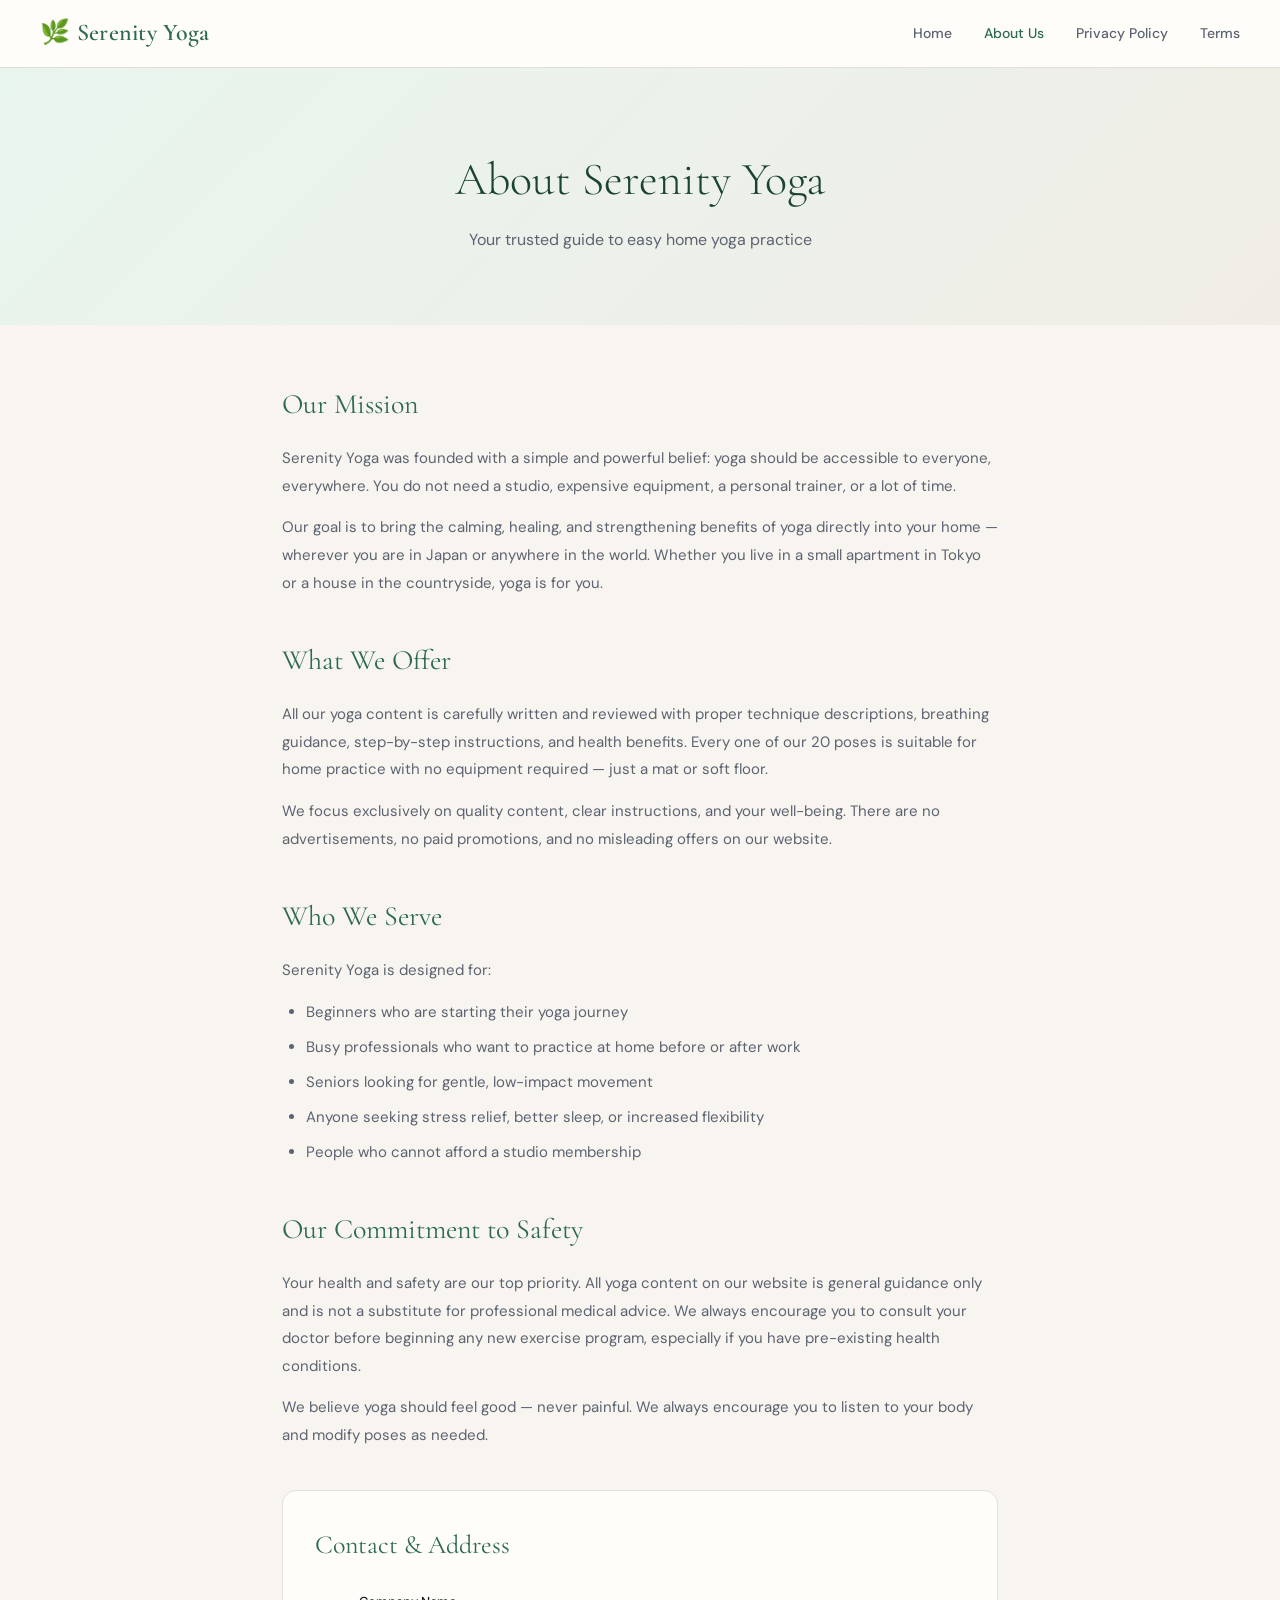
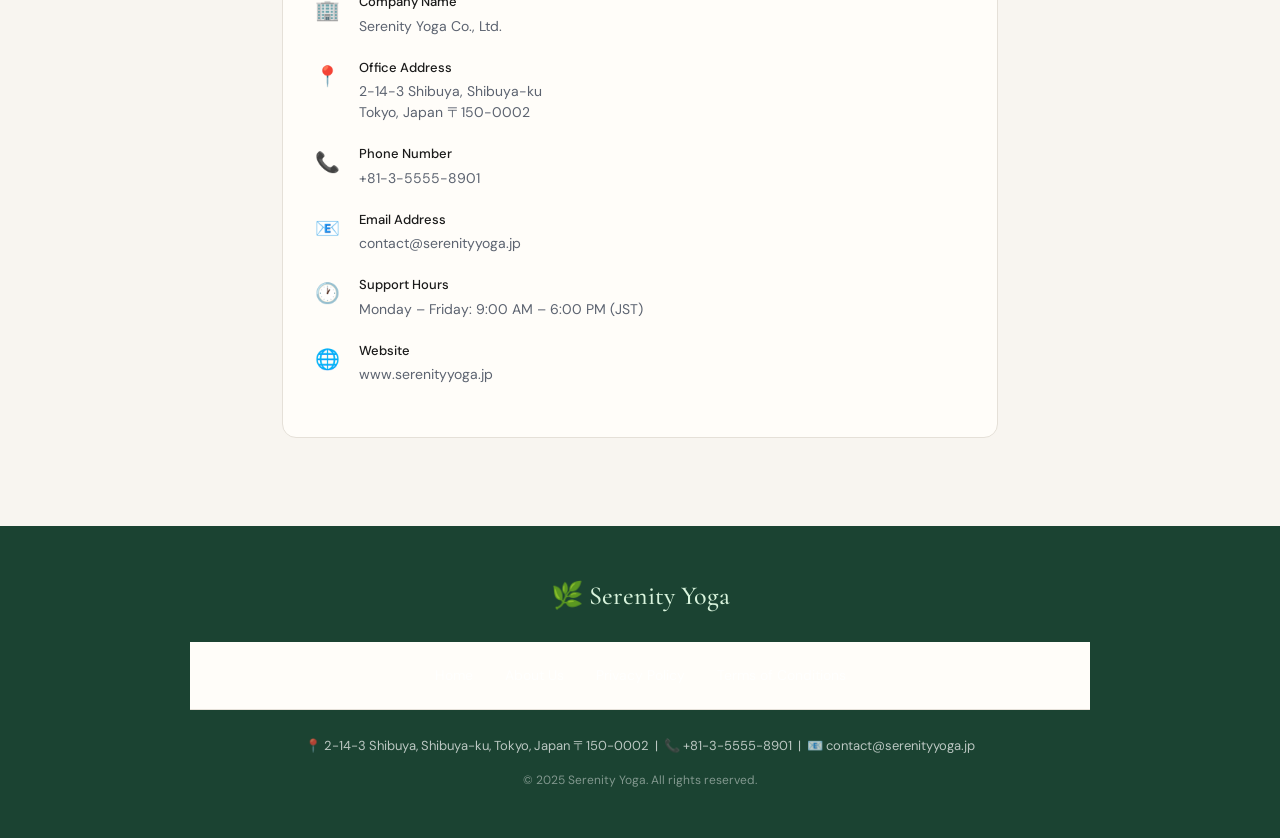
<file: about.html>
<!DOCTYPE html>
<html lang="ja">
<head>
<meta charset="UTF-8">
<meta name="viewport" content="width=device-width, initial-scale=1.0">
<meta name="description" content="About Serenity Yoga — Your trusted guide to easy home yoga practice in Japan. Learn about our mission and team.">
<title>About Us — Serenity Yoga Japan</title>
<link rel="stylesheet" href="style.css">
<link href="https://fonts.googleapis.com/css2?family=Cormorant+Garamond:wght@300;400;500;600&family=DM+Sans:wght@300;400;500&display=swap" rel="stylesheet">
</head>
<body>

<nav>
  <div class="logo"><a href="index.html">🌿 Serenity Yoga</a></div>
  <button class="menu-toggle" onclick="toggleMenu()">☰</button>
  <ul class="nav-links" id="nav-menu">
    <li><a href="index.html">Home</a></li>
    <li><a href="about.html" class="active">About Us</a></li>
    <li><a href="privacy.html">Privacy Policy</a></li>
    <li><a href="terms.html">Terms</a></li>
  </ul>
</nav>

<section class="page-hero">
  <h1>About Serenity Yoga</h1>
  <p>Your trusted guide to easy home yoga practice</p>
</section>

<div class="about-content">

  <div class="about-section">
    <h2>Our Mission</h2>
    <p>Serenity Yoga was founded with a simple and powerful belief: yoga should be accessible to everyone, everywhere. You do not need a studio, expensive equipment, a personal trainer, or a lot of time.</p>
    <p>Our goal is to bring the calming, healing, and strengthening benefits of yoga directly into your home — wherever you are in Japan or anywhere in the world. Whether you live in a small apartment in Tokyo or a house in the countryside, yoga is for you.</p>
  </div>

  <div class="about-section">
    <h2>What We Offer</h2>
    <p>All our yoga content is carefully written and reviewed with proper technique descriptions, breathing guidance, step-by-step instructions, and health benefits. Every one of our 20 poses is suitable for home practice with no equipment required — just a mat or soft floor.</p>
    <p>We focus exclusively on quality content, clear instructions, and your well-being. There are no advertisements, no paid promotions, and no misleading offers on our website.</p>
  </div>

  <div class="about-section">
    <h2>Who We Serve</h2>
    <p>Serenity Yoga is designed for:</p>
    <ul>
      <li>Beginners who are starting their yoga journey</li>
      <li>Busy professionals who want to practice at home before or after work</li>
      <li>Seniors looking for gentle, low-impact movement</li>
      <li>Anyone seeking stress relief, better sleep, or increased flexibility</li>
      <li>People who cannot afford a studio membership</li>
    </ul>
  </div>

  <div class="about-section">
    <h2>Our Commitment to Safety</h2>
    <p>Your health and safety are our top priority. All yoga content on our website is general guidance only and is not a substitute for professional medical advice. We always encourage you to consult your doctor before beginning any new exercise program, especially if you have pre-existing health conditions.</p>
    <p>We believe yoga should feel good — never painful. We always encourage you to listen to your body and modify poses as needed.</p>
  </div>

  <div class="contact-card">
    <h2>Contact & Address</h2>

    <div class="contact-row">
      <span class="contact-icon">🏢</span>
      <div>
        <strong>Company Name</strong>
        <p>Serenity Yoga Co., Ltd.</p>
      </div>
    </div>

    <div class="contact-row">
      <span class="contact-icon">📍</span>
      <div>
        <strong>Office Address</strong>
        <p>2-14-3 Shibuya, Shibuya-ku<br>Tokyo, Japan 〒150-0002</p>
      </div>
    </div>

    <div class="contact-row">
      <span class="contact-icon">📞</span>
      <div>
        <strong>Phone Number</strong>
        <p>+81-3-5555-8901</p>
      </div>
    </div>

    <div class="contact-row">
      <span class="contact-icon">📧</span>
      <div>
        <strong>Email Address</strong>
        <p>contact@serenityyoga.jp</p>
      </div>
    </div>

    <div class="contact-row">
      <span class="contact-icon">🕐</span>
      <div>
        <strong>Support Hours</strong>
        <p>Monday – Friday: 9:00 AM – 6:00 PM (JST)</p>
      </div>
    </div>

    <div class="contact-row">
      <span class="contact-icon">🌐</span>
      <div>
        <strong>Website</strong>
        <p>www.serenityyoga.jp</p>
      </div>
    </div>
  </div>

</div>

<footer>
  <div class="footer-content">
    <div class="footer-logo">🌿 Serenity Yoga</div>
    <nav class="footer-links">
      <a href="index.html">Home</a>
      <a href="about.html">About Us</a>
      <a href="privacy.html">Privacy Policy</a>
      <a href="terms.html">Terms of Conditions</a>
    </nav>
    <p class="footer-address">📍 2-14-3 Shibuya, Shibuya-ku, Tokyo, Japan 〒150-0002 &nbsp;|&nbsp; 📞 +81-3-5555-8901 &nbsp;|&nbsp; 📧 contact@serenityyoga.jp</p>
    <p class="footer-copy">© 2025 Serenity Yoga. All rights reserved.</p>
  </div>
</footer>

<script>
function toggleMenu() {
  document.getElementById('nav-menu').classList.toggle('open');
}
</script>
</body>
</html>
</file>
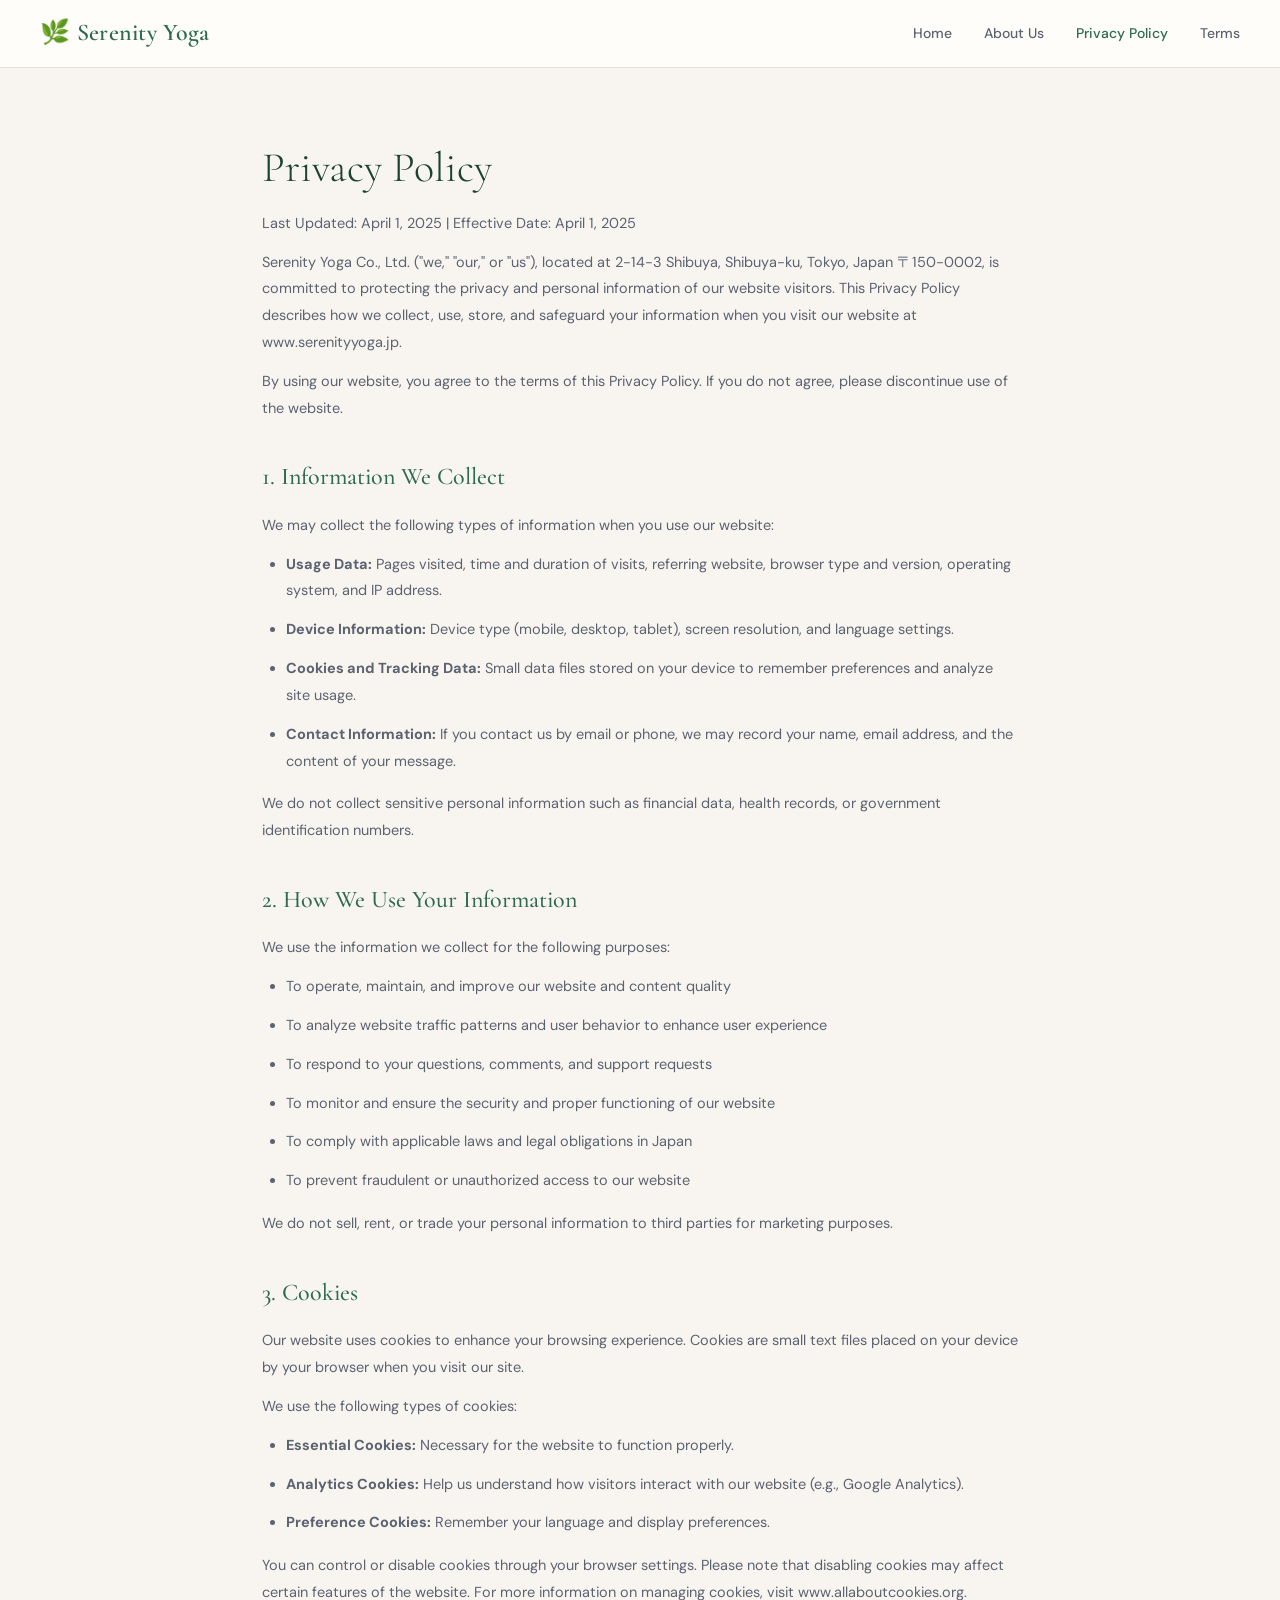
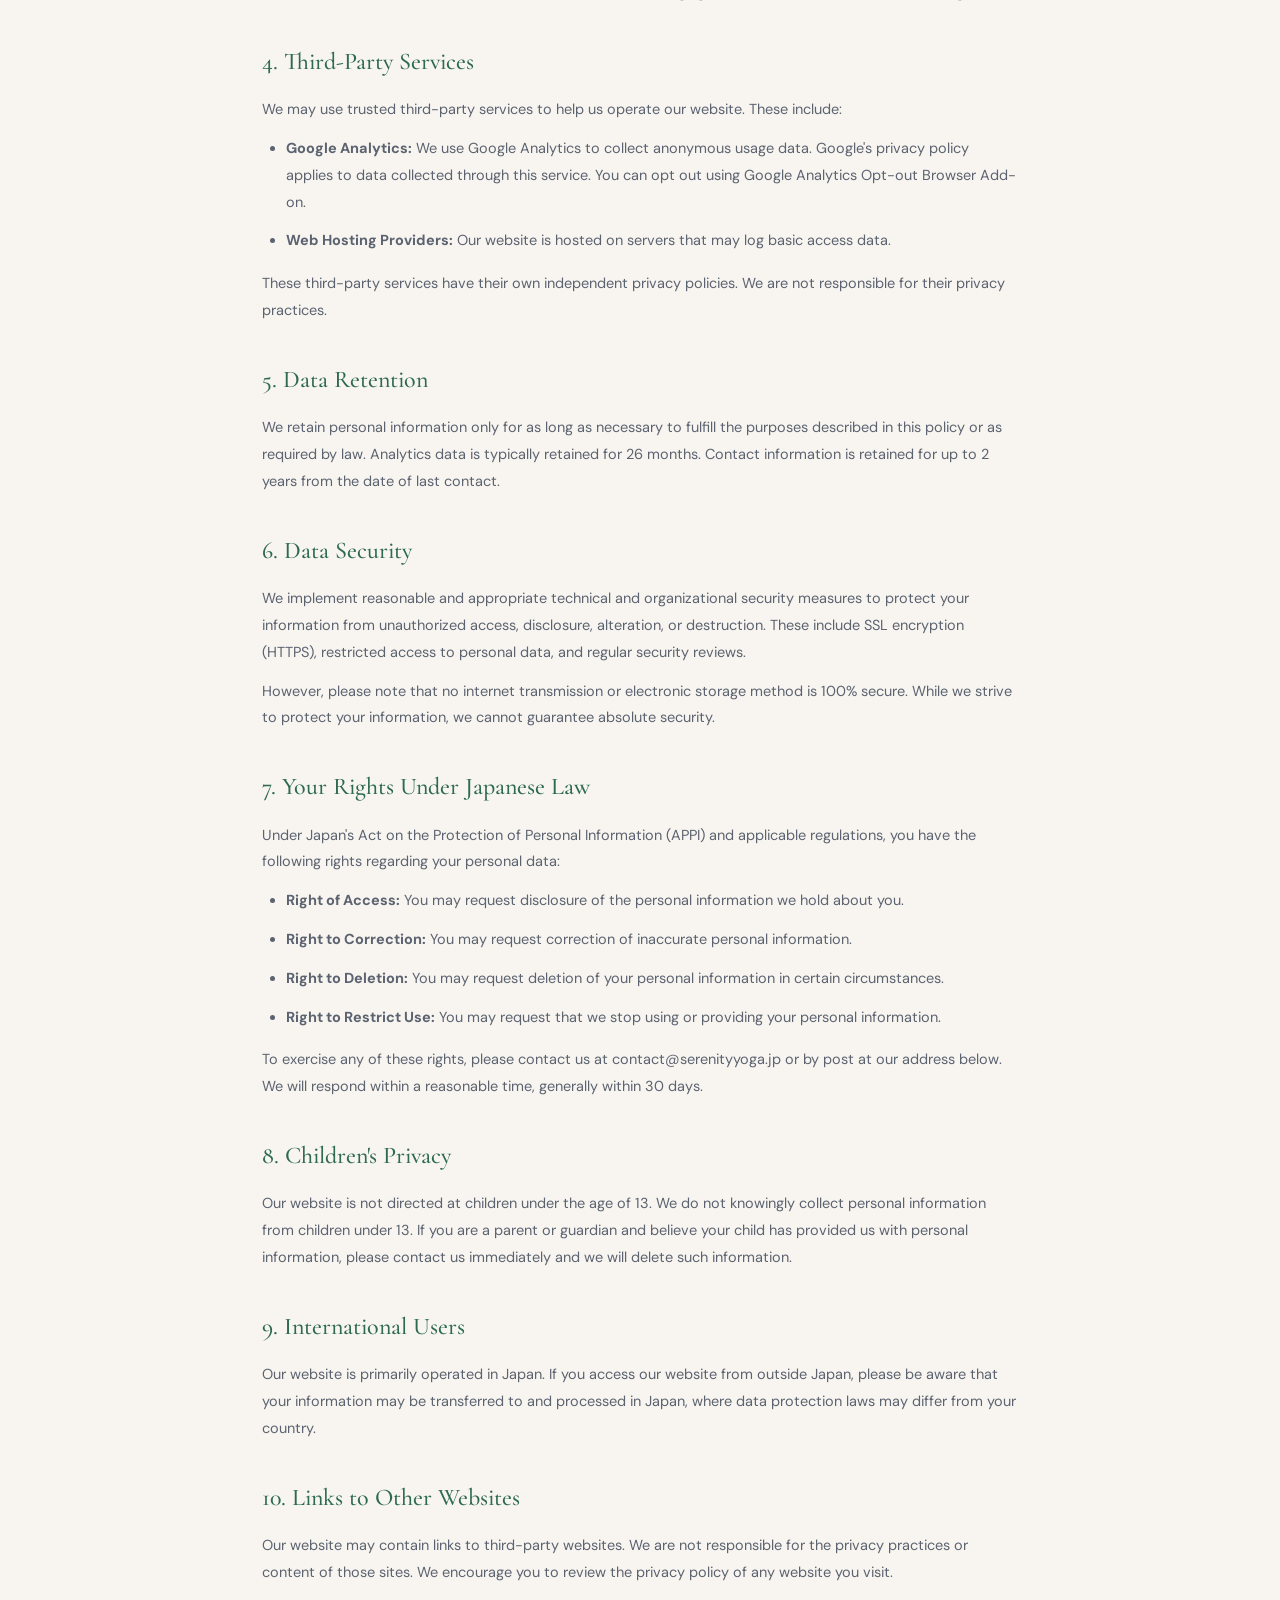
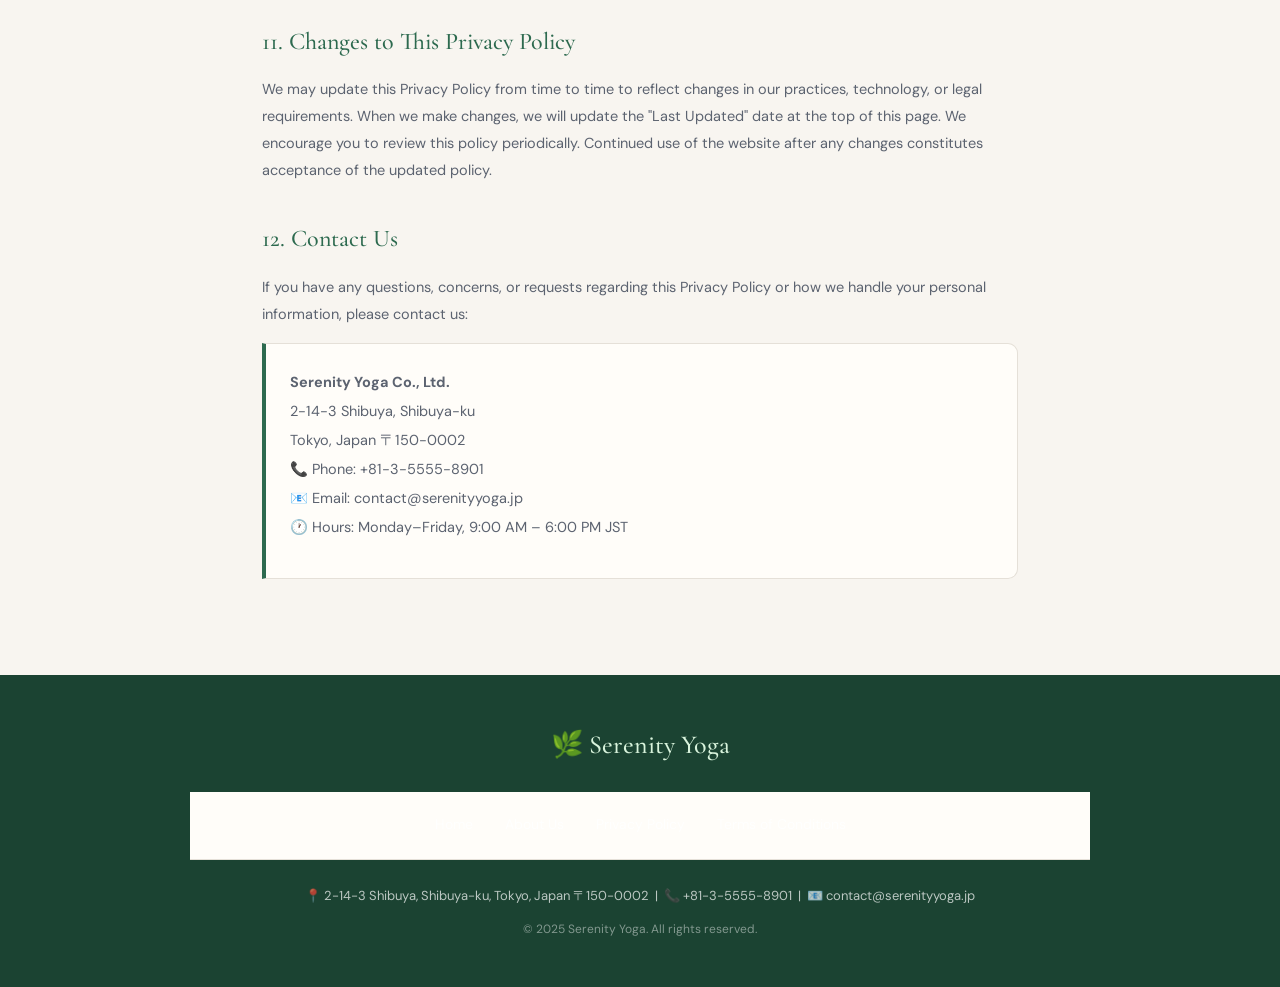
<file: privacy.html>
<!DOCTYPE html>
<html lang="ja">
<head>
<meta charset="UTF-8">
<meta name="viewport" content="width=device-width, initial-scale=1.0">
<meta name="description" content="Privacy Policy for Serenity Yoga — how we collect, use and protect your personal information.">
<title>Privacy Policy — Serenity Yoga Japan</title>
<link rel="stylesheet" href="style.css">
<link href="https://fonts.googleapis.com/css2?family=Cormorant+Garamond:wght@300;400;500;600&family=DM+Sans:wght@300;400;500&display=swap" rel="stylesheet">
</head>
<body>

<nav>
  <div class="logo"><a href="index.html">🌿 Serenity Yoga</a></div>
  <button class="menu-toggle" onclick="toggleMenu()">☰</button>
  <ul class="nav-links" id="nav-menu">
    <li><a href="index.html">Home</a></li>
    <li><a href="about.html">About Us</a></li>
    <li><a href="privacy.html" class="active">Privacy Policy</a></li>
    <li><a href="terms.html">Terms</a></li>
  </ul>
</nav>

<div class="policy-page">

  <h1>Privacy Policy</h1>
  <p class="policy-date">Last Updated: April 1, 2025 | Effective Date: April 1, 2025</p>

  <p>Serenity Yoga Co., Ltd. ("we," "our," or "us"), located at 2-14-3 Shibuya, Shibuya-ku, Tokyo, Japan 〒150-0002, is committed to protecting the privacy and personal information of our website visitors. This Privacy Policy describes how we collect, use, store, and safeguard your information when you visit our website at www.serenityyoga.jp.</p>

  <p>By using our website, you agree to the terms of this Privacy Policy. If you do not agree, please discontinue use of the website.</p>

  <h2>1. Information We Collect</h2>
  <p>We may collect the following types of information when you use our website:</p>
  <ul>
    <li><strong>Usage Data:</strong> Pages visited, time and duration of visits, referring website, browser type and version, operating system, and IP address.</li>
    <li><strong>Device Information:</strong> Device type (mobile, desktop, tablet), screen resolution, and language settings.</li>
    <li><strong>Cookies and Tracking Data:</strong> Small data files stored on your device to remember preferences and analyze site usage.</li>
    <li><strong>Contact Information:</strong> If you contact us by email or phone, we may record your name, email address, and the content of your message.</li>
  </ul>
  <p>We do not collect sensitive personal information such as financial data, health records, or government identification numbers.</p>

  <h2>2. How We Use Your Information</h2>
  <p>We use the information we collect for the following purposes:</p>
  <ul>
    <li>To operate, maintain, and improve our website and content quality</li>
    <li>To analyze website traffic patterns and user behavior to enhance user experience</li>
    <li>To respond to your questions, comments, and support requests</li>
    <li>To monitor and ensure the security and proper functioning of our website</li>
    <li>To comply with applicable laws and legal obligations in Japan</li>
    <li>To prevent fraudulent or unauthorized access to our website</li>
  </ul>
  <p>We do not sell, rent, or trade your personal information to third parties for marketing purposes.</p>

  <h2>3. Cookies</h2>
  <p>Our website uses cookies to enhance your browsing experience. Cookies are small text files placed on your device by your browser when you visit our site.</p>
  <p>We use the following types of cookies:</p>
  <ul>
    <li><strong>Essential Cookies:</strong> Necessary for the website to function properly.</li>
    <li><strong>Analytics Cookies:</strong> Help us understand how visitors interact with our website (e.g., Google Analytics).</li>
    <li><strong>Preference Cookies:</strong> Remember your language and display preferences.</li>
  </ul>
  <p>You can control or disable cookies through your browser settings. Please note that disabling cookies may affect certain features of the website. For more information on managing cookies, visit www.allaboutcookies.org.</p>

  <h2>4. Third-Party Services</h2>
  <p>We may use trusted third-party services to help us operate our website. These include:</p>
  <ul>
    <li><strong>Google Analytics:</strong> We use Google Analytics to collect anonymous usage data. Google's privacy policy applies to data collected through this service. You can opt out using Google Analytics Opt-out Browser Add-on.</li>
    <li><strong>Web Hosting Providers:</strong> Our website is hosted on servers that may log basic access data.</li>
  </ul>
  <p>These third-party services have their own independent privacy policies. We are not responsible for their privacy practices.</p>

  <h2>5. Data Retention</h2>
  <p>We retain personal information only for as long as necessary to fulfill the purposes described in this policy or as required by law. Analytics data is typically retained for 26 months. Contact information is retained for up to 2 years from the date of last contact.</p>

  <h2>6. Data Security</h2>
  <p>We implement reasonable and appropriate technical and organizational security measures to protect your information from unauthorized access, disclosure, alteration, or destruction. These include SSL encryption (HTTPS), restricted access to personal data, and regular security reviews.</p>
  <p>However, please note that no internet transmission or electronic storage method is 100% secure. While we strive to protect your information, we cannot guarantee absolute security.</p>

  <h2>7. Your Rights Under Japanese Law</h2>
  <p>Under Japan's Act on the Protection of Personal Information (APPI) and applicable regulations, you have the following rights regarding your personal data:</p>
  <ul>
    <li><strong>Right of Access:</strong> You may request disclosure of the personal information we hold about you.</li>
    <li><strong>Right to Correction:</strong> You may request correction of inaccurate personal information.</li>
    <li><strong>Right to Deletion:</strong> You may request deletion of your personal information in certain circumstances.</li>
    <li><strong>Right to Restrict Use:</strong> You may request that we stop using or providing your personal information.</li>
  </ul>
  <p>To exercise any of these rights, please contact us at contact@serenityyoga.jp or by post at our address below. We will respond within a reasonable time, generally within 30 days.</p>

  <h2>8. Children's Privacy</h2>
  <p>Our website is not directed at children under the age of 13. We do not knowingly collect personal information from children under 13. If you are a parent or guardian and believe your child has provided us with personal information, please contact us immediately and we will delete such information.</p>

  <h2>9. International Users</h2>
  <p>Our website is primarily operated in Japan. If you access our website from outside Japan, please be aware that your information may be transferred to and processed in Japan, where data protection laws may differ from your country.</p>

  <h2>10. Links to Other Websites</h2>
  <p>Our website may contain links to third-party websites. We are not responsible for the privacy practices or content of those sites. We encourage you to review the privacy policy of any website you visit.</p>

  <h2>11. Changes to This Privacy Policy</h2>
  <p>We may update this Privacy Policy from time to time to reflect changes in our practices, technology, or legal requirements. When we make changes, we will update the "Last Updated" date at the top of this page. We encourage you to review this policy periodically. Continued use of the website after any changes constitutes acceptance of the updated policy.</p>

  <h2>12. Contact Us</h2>
  <p>If you have any questions, concerns, or requests regarding this Privacy Policy or how we handle your personal information, please contact us:</p>
  <div class="policy-contact">
    <p><strong>Serenity Yoga Co., Ltd.</strong><br>
    2-14-3 Shibuya, Shibuya-ku<br>
    Tokyo, Japan 〒150-0002<br>
    📞 Phone: +81-3-5555-8901<br>
    📧 Email: contact@serenityyoga.jp<br>
    🕐 Hours: Monday–Friday, 9:00 AM – 6:00 PM JST</p>
  </div>

</div>

<footer>
  <div class="footer-content">
    <div class="footer-logo">🌿 Serenity Yoga</div>
    <nav class="footer-links">
      <a href="index.html">Home</a>
      <a href="about.html">About Us</a>
      <a href="privacy.html">Privacy Policy</a>
      <a href="terms.html">Terms of Conditions</a>
    </nav>
    <p class="footer-address">📍 2-14-3 Shibuya, Shibuya-ku, Tokyo, Japan 〒150-0002 &nbsp;|&nbsp; 📞 +81-3-5555-8901 &nbsp;|&nbsp; 📧 contact@serenityyoga.jp</p>
    <p class="footer-copy">© 2025 Serenity Yoga. All rights reserved.</p>
  </div>
</footer>

<script>
function toggleMenu() {
  document.getElementById('nav-menu').classList.toggle('open');
}
</script>
</body>
</html>
</file>
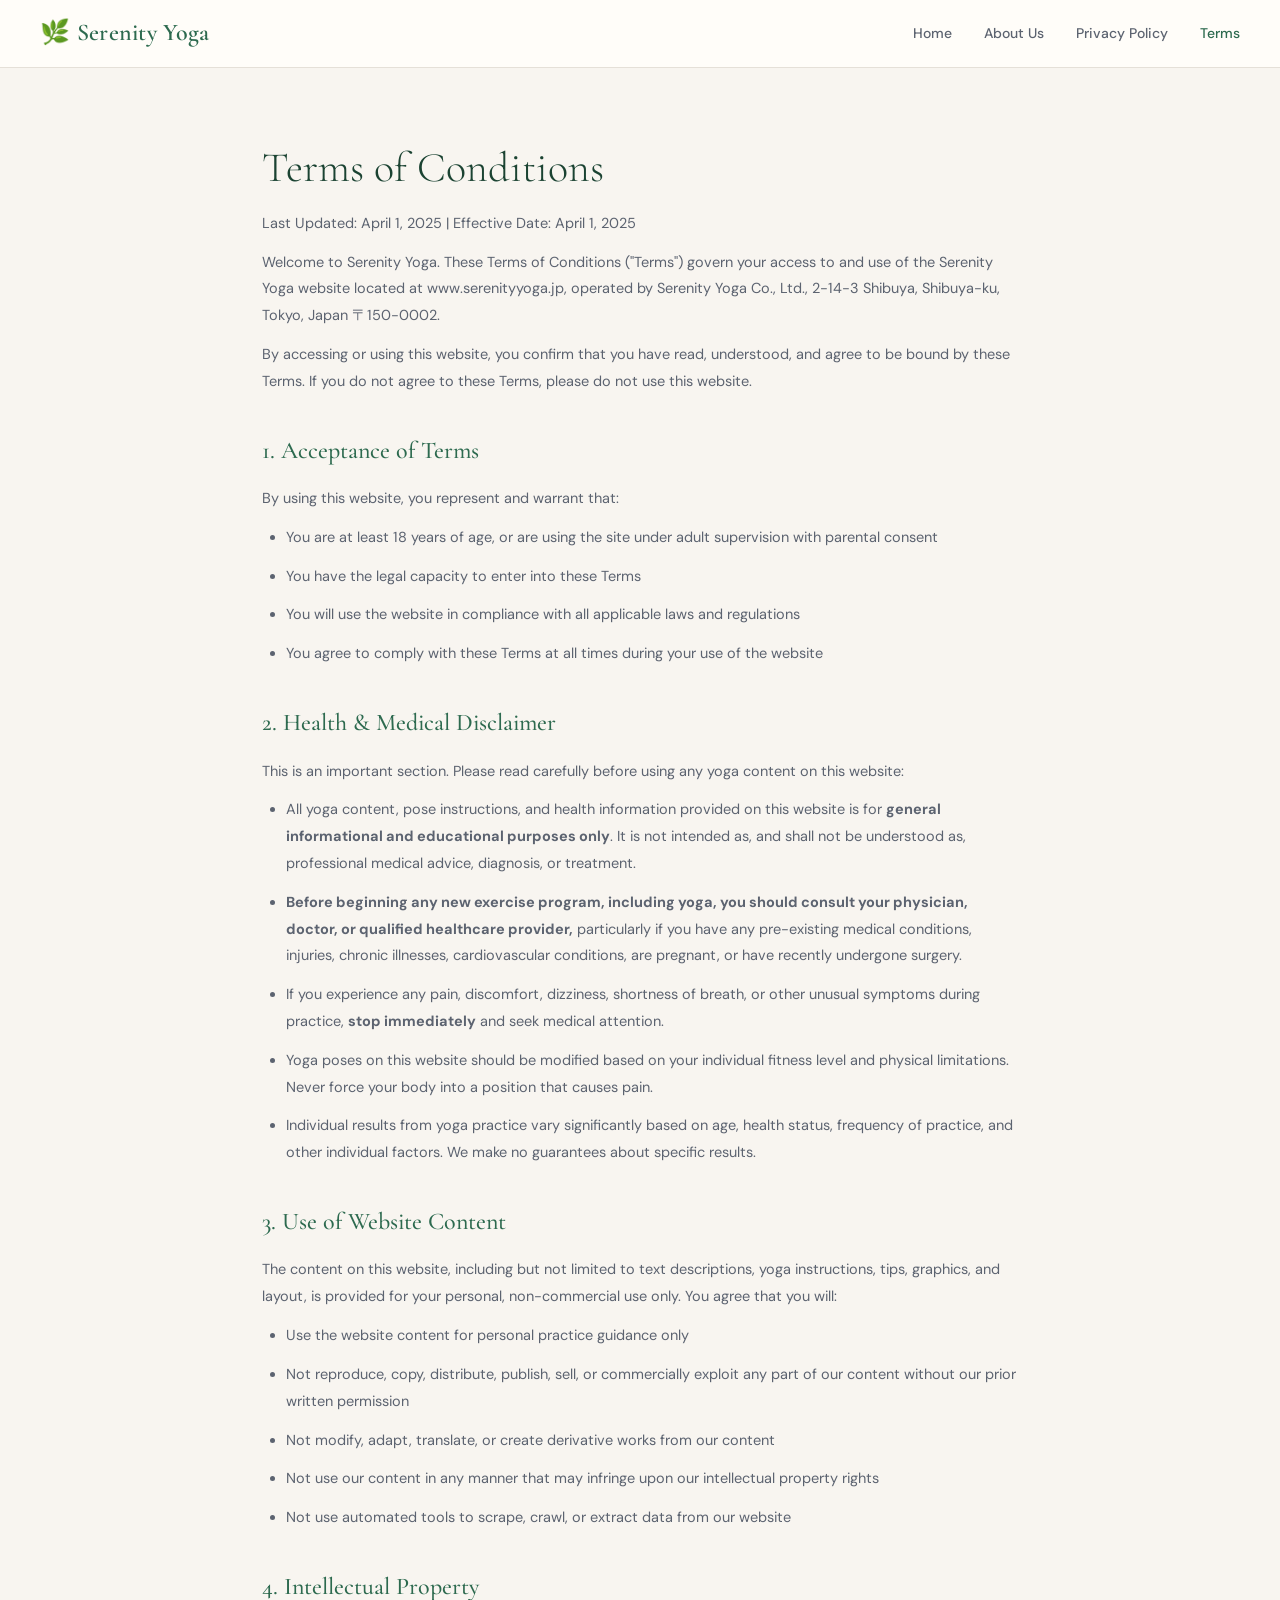
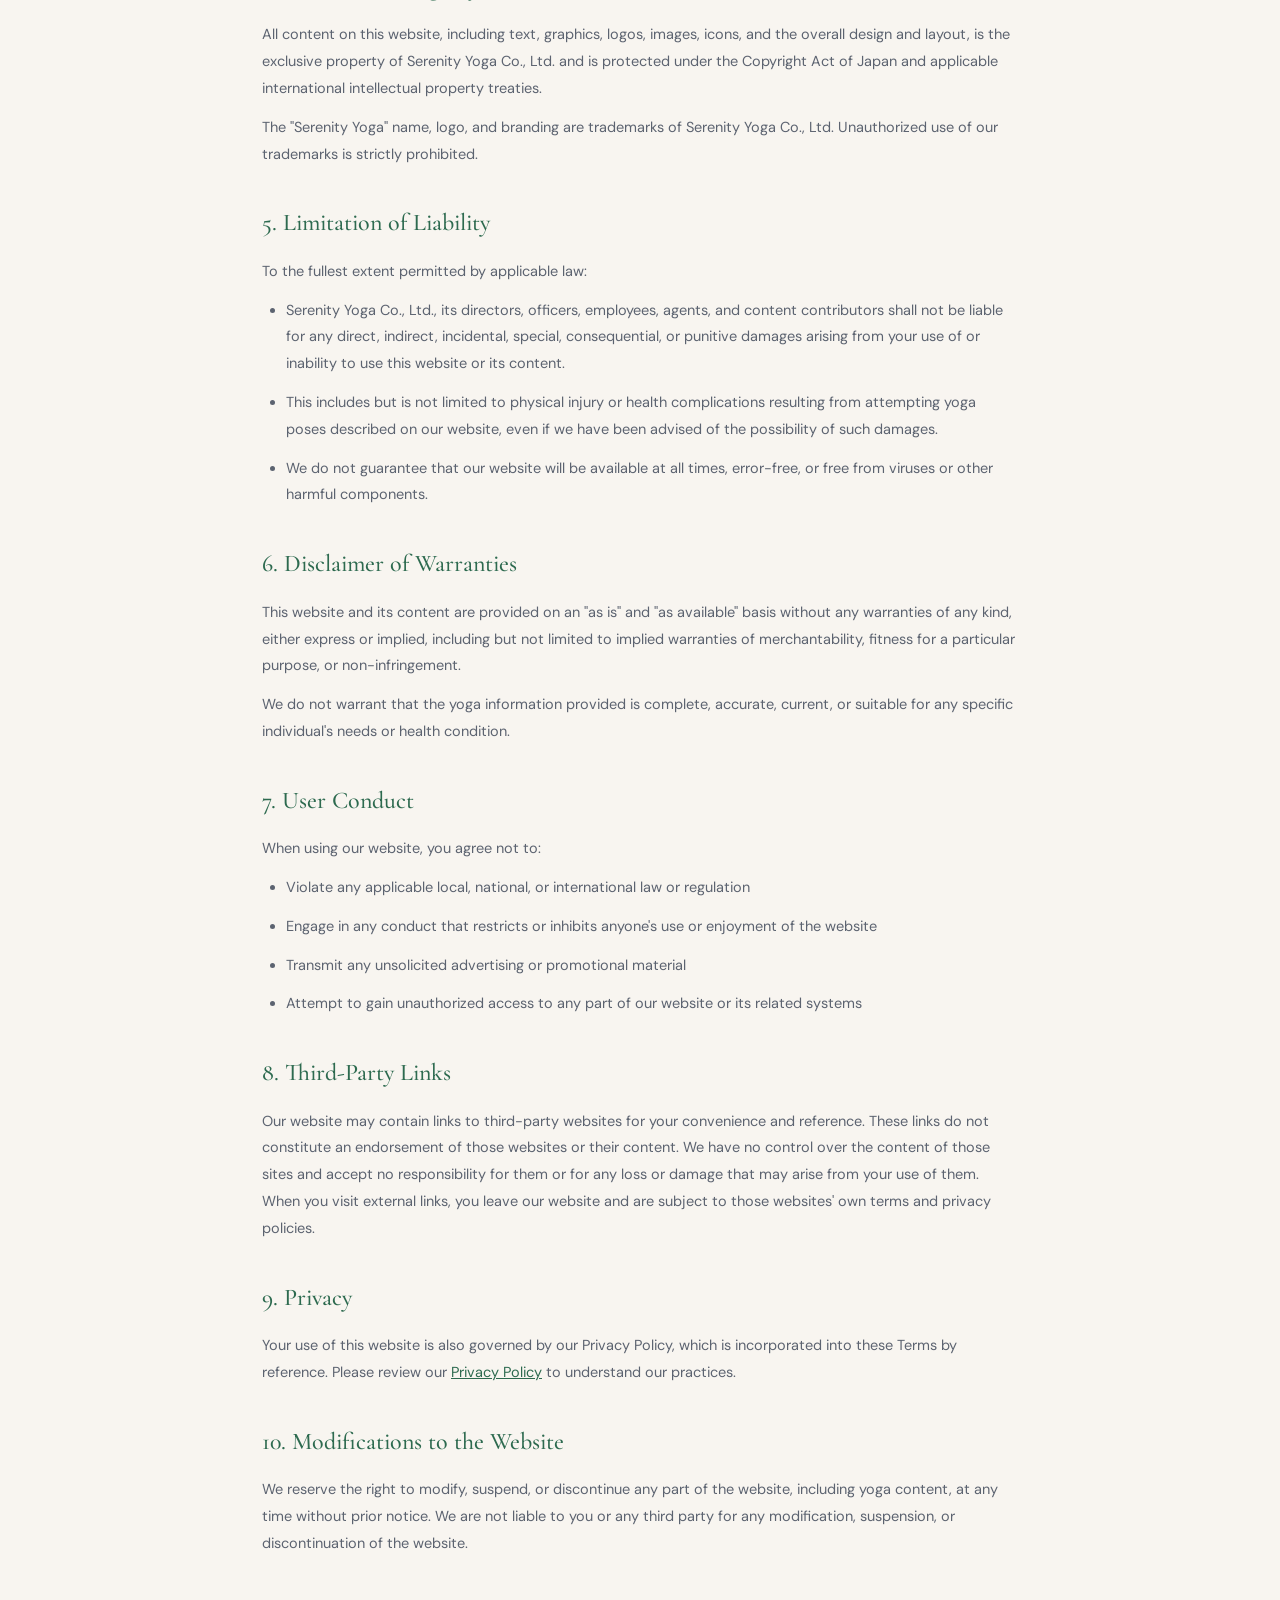
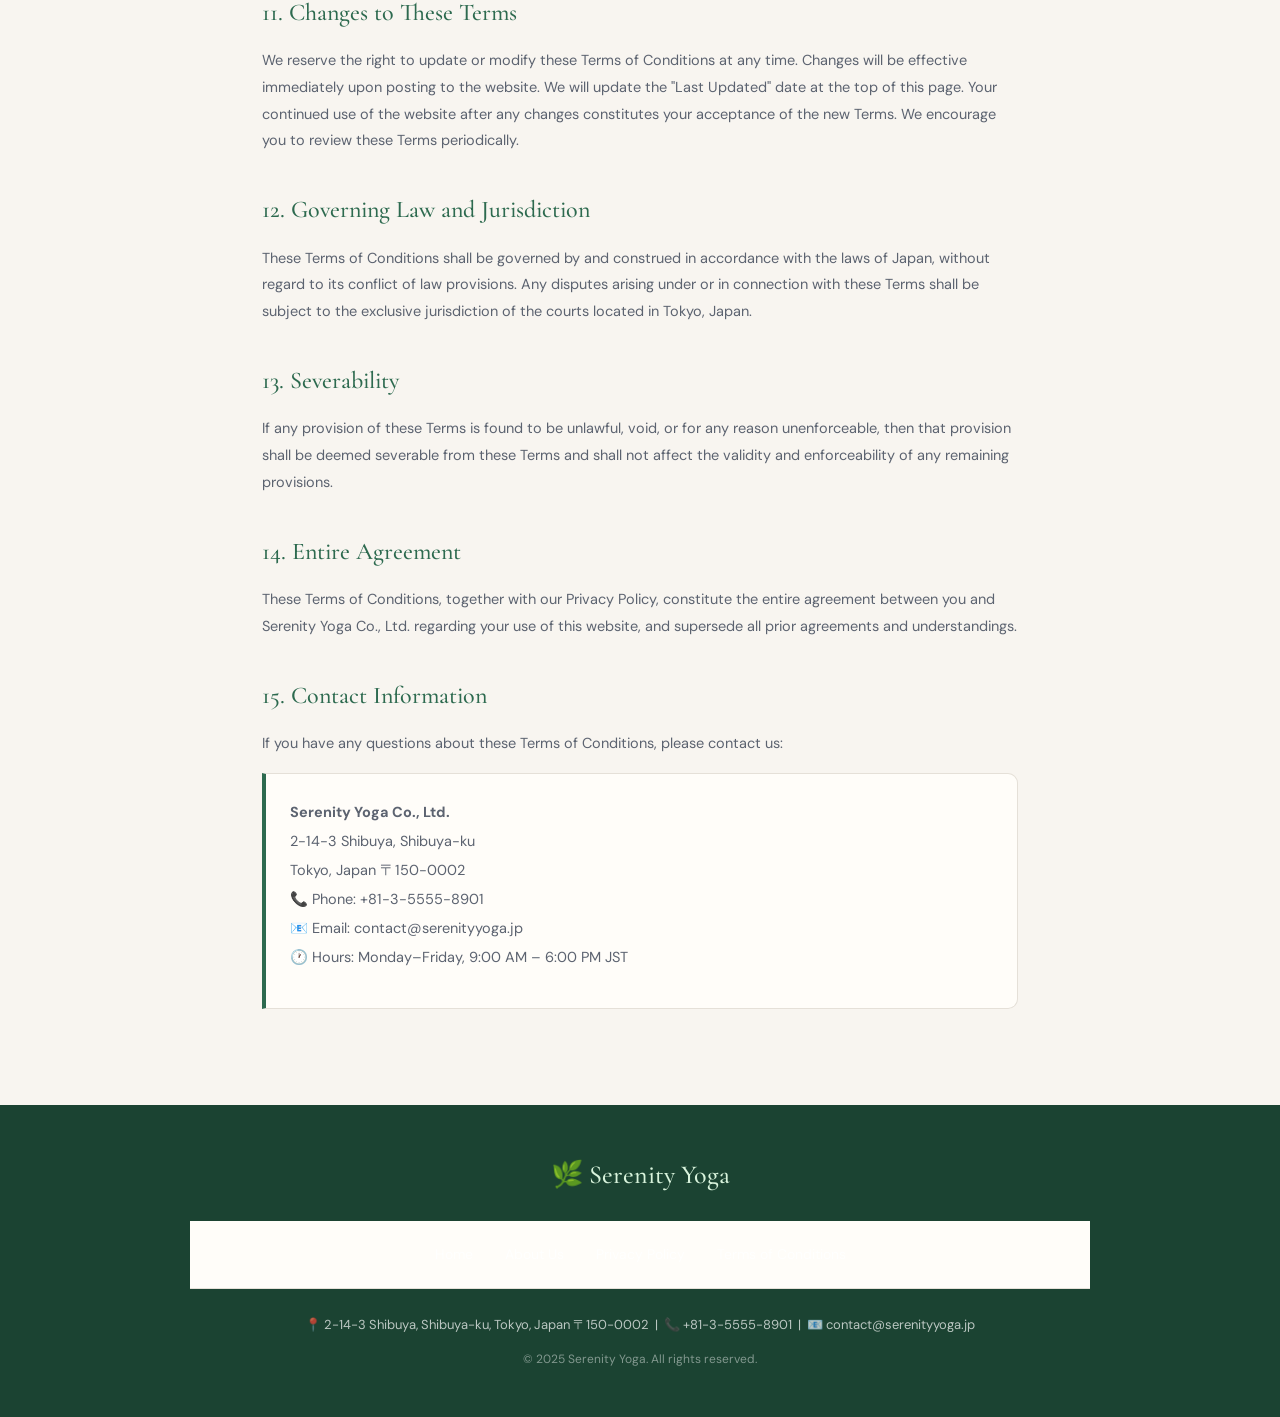
<file: terms.html>
<!DOCTYPE html>
<html lang="ja">
<head>
<meta charset="UTF-8">
<meta name="viewport" content="width=device-width, initial-scale=1.0">
<meta name="description" content="Terms and Conditions for Serenity Yoga website. Please read before using our yoga content and services.">
<title>Terms of Conditions — Serenity Yoga Japan</title>
<link rel="stylesheet" href="style.css">
<link href="https://fonts.googleapis.com/css2?family=Cormorant+Garamond:wght@300;400;500;600&family=DM+Sans:wght@300;400;500&display=swap" rel="stylesheet">
</head>
<body>

<nav>
  <div class="logo"><a href="index.html">🌿 Serenity Yoga</a></div>
  <button class="menu-toggle" onclick="toggleMenu()">☰</button>
  <ul class="nav-links" id="nav-menu">
    <li><a href="index.html">Home</a></li>
    <li><a href="about.html">About Us</a></li>
    <li><a href="privacy.html">Privacy Policy</a></li>
    <li><a href="terms.html" class="active">Terms</a></li>
  </ul>
</nav>

<div class="policy-page">

  <h1>Terms of Conditions</h1>
  <p class="policy-date">Last Updated: April 1, 2025 | Effective Date: April 1, 2025</p>

  <p>Welcome to Serenity Yoga. These Terms of Conditions ("Terms") govern your access to and use of the Serenity Yoga website located at www.serenityyoga.jp, operated by Serenity Yoga Co., Ltd., 2-14-3 Shibuya, Shibuya-ku, Tokyo, Japan 〒150-0002.</p>

  <p>By accessing or using this website, you confirm that you have read, understood, and agree to be bound by these Terms. If you do not agree to these Terms, please do not use this website.</p>

  <h2>1. Acceptance of Terms</h2>
  <p>By using this website, you represent and warrant that:</p>
  <ul>
    <li>You are at least 18 years of age, or are using the site under adult supervision with parental consent</li>
    <li>You have the legal capacity to enter into these Terms</li>
    <li>You will use the website in compliance with all applicable laws and regulations</li>
    <li>You agree to comply with these Terms at all times during your use of the website</li>
  </ul>

  <h2>2. Health & Medical Disclaimer</h2>
  <p>This is an important section. Please read carefully before using any yoga content on this website:</p>
  <ul>
    <li>All yoga content, pose instructions, and health information provided on this website is for <strong>general informational and educational purposes only</strong>. It is not intended as, and shall not be understood as, professional medical advice, diagnosis, or treatment.</li>
    <li><strong>Before beginning any new exercise program, including yoga, you should consult your physician, doctor, or qualified healthcare provider,</strong> particularly if you have any pre-existing medical conditions, injuries, chronic illnesses, cardiovascular conditions, are pregnant, or have recently undergone surgery.</li>
    <li>If you experience any pain, discomfort, dizziness, shortness of breath, or other unusual symptoms during practice, <strong>stop immediately</strong> and seek medical attention.</li>
    <li>Yoga poses on this website should be modified based on your individual fitness level and physical limitations. Never force your body into a position that causes pain.</li>
    <li>Individual results from yoga practice vary significantly based on age, health status, frequency of practice, and other individual factors. We make no guarantees about specific results.</li>
  </ul>

  <h2>3. Use of Website Content</h2>
  <p>The content on this website, including but not limited to text descriptions, yoga instructions, tips, graphics, and layout, is provided for your personal, non-commercial use only. You agree that you will:</p>
  <ul>
    <li>Use the website content for personal practice guidance only</li>
    <li>Not reproduce, copy, distribute, publish, sell, or commercially exploit any part of our content without our prior written permission</li>
    <li>Not modify, adapt, translate, or create derivative works from our content</li>
    <li>Not use our content in any manner that may infringe upon our intellectual property rights</li>
    <li>Not use automated tools to scrape, crawl, or extract data from our website</li>
  </ul>

  <h2>4. Intellectual Property</h2>
  <p>All content on this website, including text, graphics, logos, images, icons, and the overall design and layout, is the exclusive property of Serenity Yoga Co., Ltd. and is protected under the Copyright Act of Japan and applicable international intellectual property treaties.</p>
  <p>The "Serenity Yoga" name, logo, and branding are trademarks of Serenity Yoga Co., Ltd. Unauthorized use of our trademarks is strictly prohibited.</p>

  <h2>5. Limitation of Liability</h2>
  <p>To the fullest extent permitted by applicable law:</p>
  <ul>
    <li>Serenity Yoga Co., Ltd., its directors, officers, employees, agents, and content contributors shall not be liable for any direct, indirect, incidental, special, consequential, or punitive damages arising from your use of or inability to use this website or its content.</li>
    <li>This includes but is not limited to physical injury or health complications resulting from attempting yoga poses described on our website, even if we have been advised of the possibility of such damages.</li>
    <li>We do not guarantee that our website will be available at all times, error-free, or free from viruses or other harmful components.</li>
  </ul>

  <h2>6. Disclaimer of Warranties</h2>
  <p>This website and its content are provided on an "as is" and "as available" basis without any warranties of any kind, either express or implied, including but not limited to implied warranties of merchantability, fitness for a particular purpose, or non-infringement.</p>
  <p>We do not warrant that the yoga information provided is complete, accurate, current, or suitable for any specific individual's needs or health condition.</p>

  <h2>7. User Conduct</h2>
  <p>When using our website, you agree not to:</p>
  <ul>
    <li>Violate any applicable local, national, or international law or regulation</li>
    <li>Engage in any conduct that restricts or inhibits anyone's use or enjoyment of the website</li>
    <li>Transmit any unsolicited advertising or promotional material</li>
    <li>Attempt to gain unauthorized access to any part of our website or its related systems</li>
  </ul>

  <h2>8. Third-Party Links</h2>
  <p>Our website may contain links to third-party websites for your convenience and reference. These links do not constitute an endorsement of those websites or their content. We have no control over the content of those sites and accept no responsibility for them or for any loss or damage that may arise from your use of them. When you visit external links, you leave our website and are subject to those websites' own terms and privacy policies.</p>

  <h2>9. Privacy</h2>
  <p>Your use of this website is also governed by our Privacy Policy, which is incorporated into these Terms by reference. Please review our <a href="privacy.html">Privacy Policy</a> to understand our practices.</p>

  <h2>10. Modifications to the Website</h2>
  <p>We reserve the right to modify, suspend, or discontinue any part of the website, including yoga content, at any time without prior notice. We are not liable to you or any third party for any modification, suspension, or discontinuation of the website.</p>

  <h2>11. Changes to These Terms</h2>
  <p>We reserve the right to update or modify these Terms of Conditions at any time. Changes will be effective immediately upon posting to the website. We will update the "Last Updated" date at the top of this page. Your continued use of the website after any changes constitutes your acceptance of the new Terms. We encourage you to review these Terms periodically.</p>

  <h2>12. Governing Law and Jurisdiction</h2>
  <p>These Terms of Conditions shall be governed by and construed in accordance with the laws of Japan, without regard to its conflict of law provisions. Any disputes arising under or in connection with these Terms shall be subject to the exclusive jurisdiction of the courts located in Tokyo, Japan.</p>

  <h2>13. Severability</h2>
  <p>If any provision of these Terms is found to be unlawful, void, or for any reason unenforceable, then that provision shall be deemed severable from these Terms and shall not affect the validity and enforceability of any remaining provisions.</p>

  <h2>14. Entire Agreement</h2>
  <p>These Terms of Conditions, together with our Privacy Policy, constitute the entire agreement between you and Serenity Yoga Co., Ltd. regarding your use of this website, and supersede all prior agreements and understandings.</p>

  <h2>15. Contact Information</h2>
  <p>If you have any questions about these Terms of Conditions, please contact us:</p>
  <div class="policy-contact">
    <p><strong>Serenity Yoga Co., Ltd.</strong><br>
    2-14-3 Shibuya, Shibuya-ku<br>
    Tokyo, Japan 〒150-0002<br>
    📞 Phone: +81-3-5555-8901<br>
    📧 Email: contact@serenityyoga.jp<br>
    🕐 Hours: Monday–Friday, 9:00 AM – 6:00 PM JST</p>
  </div>

</div>

<footer>
  <div class="footer-content">
    <div class="footer-logo">🌿 Serenity Yoga</div>
    <nav class="footer-links">
      <a href="index.html">Home</a>
      <a href="about.html">About Us</a>
      <a href="privacy.html">Privacy Policy</a>
      <a href="terms.html">Terms of Conditions</a>
    </nav>
    <p class="footer-address">📍 2-14-3 Shibuya, Shibuya-ku, Tokyo, Japan 〒150-0002 &nbsp;|&nbsp; 📞 +81-3-5555-8901 &nbsp;|&nbsp; 📧 contact@serenityyoga.jp</p>
    <p class="footer-copy">© 2025 Serenity Yoga. All rights reserved.</p>
  </div>
</footer>

<script>
function toggleMenu() {
  document.getElementById('nav-menu').classList.toggle('open');
}
</script>
</body>
</html>
</file>
<file: style.css>
/* ============================
   SERENITY YOGA — style.css
   ============================ */

* {
  margin: 0;
  padding: 0;
  box-sizing: border-box;
}

:root {
  --green: #2D6A4F;
  --green-dark: #1B4332;
  --green-light: #74C69D;
  --green-pale: #D8F3DC;
  --bg: #F8F5F0;
  --white: #FFFDF9;
  --text: #1A1A1A;
  --muted: #5C6370;
  --border: #E5E0D8;
  --amber: #92400E;
  --amber-bg: #FEF3C7;
}

body {
  font-family: 'DM Sans', sans-serif;
  background: var(--bg);
  color: var(--text);
  font-size: 15px;
  line-height: 1.7;
}

/* ======= NAV ======= */
nav {
  background: var(--white);
  border-bottom: 1px solid var(--border);
  padding: 0 2.5rem;
  display: flex;
  align-items: center;
  justify-content: space-between;
  height: 68px;
  position: sticky;
  top: 0;
  z-index: 1000;
}

.logo a {
  font-family: 'Cormorant Garamond', serif;
  font-size: 24px;
  font-weight: 600;
  color: var(--green);
  text-decoration: none;
  letter-spacing: 0.3px;
}

.nav-links {
  display: flex;
  gap: 2rem;
  list-style: none;
}

.nav-links a {
  text-decoration: none;
  color: var(--muted);
  font-size: 14px;
  font-weight: 500;
  transition: color 0.2s;
}

.nav-links a:hover,
.nav-links a.active {
  color: var(--green);
}

.menu-toggle {
  display: none;
  background: none;
  border: none;
  font-size: 22px;
  cursor: pointer;
  color: var(--green);
}

/* ======= HERO ======= */
.hero {
  background: linear-gradient(135deg, #E8F5EE 0%, #F0EDE6 60%, #EDF6F0 100%);
  padding: 6rem 2rem;
  text-align: center;
  position: relative;
}

.hero-tag {
  display: inline-block;
  background: var(--white);
  border: 1px solid var(--border);
  color: var(--green);
  padding: 0.4rem 1.2rem;
  border-radius: 30px;
  font-size: 13px;
  font-weight: 500;
  margin-bottom: 1.5rem;
}

.hero h1 {
  font-family: 'Cormorant Garamond', serif;
  font-size: 60px;
  font-weight: 300;
  color: var(--green-dark);
  line-height: 1.1;
  margin-bottom: 1.25rem;
}

.hero-sub {
  font-size: 16px;
  color: var(--muted);
  max-width: 540px;
  margin: 0 auto;
  line-height: 1.8;
}

/* ======= PAGE HERO ======= */
.page-hero {
  background: linear-gradient(135deg, #E8F5EE 0%, #F0EDE6 100%);
  padding: 4.5rem 2rem;
  text-align: center;
}

.page-hero h1 {
  font-family: 'Cormorant Garamond', serif;
  font-size: 46px;
  font-weight: 300;
  color: var(--green-dark);
  margin-bottom: 0.5rem;
}

.page-hero p {
  color: var(--muted);
  font-size: 16px;
}

/* ======= POSES SECTION ======= */
.poses-section {
  padding: 4rem 2rem 3rem;
}

.section-title {
  font-family: 'Cormorant Garamond', serif;
  font-size: 38px;
  font-weight: 400;
  color: var(--green);
  text-align: center;
  margin-bottom: 0.5rem;
}

.section-sub {
  text-align: center;
  color: var(--muted);
  font-size: 14px;
  margin-bottom: 3rem;
}

/* ======= YOGA GRID ======= */
.yoga-grid {
  display: grid;
  grid-template-columns: repeat(auto-fill, minmax(290px, 1fr));
  gap: 1.75rem;
  max-width: 1200px;
  margin: 0 auto;
}

.yoga-card {
  background: var(--white);
  border: 1px solid var(--border);
  border-radius: 14px;
  overflow: hidden;
  transition: transform 0.25s ease, box-shadow 0.25s ease;
}

.yoga-card:hover {
  transform: translateY(-5px);
  box-shadow: 0 12px 32px rgba(45, 106, 79, 0.12);
}

.yoga-img {
  height: 190px;
  display: flex;
  align-items: center;
  justify-content: center;
  background: linear-gradient(135deg, #EAF4EE, #F5F0E8);
  font-size: 72px;
}

.yoga-img img {
  max-height: 130px;
  max-width: 160px;
  object-fit: contain;
}

.yoga-body {
  padding: 1.4rem 1.5rem 1.5rem;
}

.yoga-body h3 {
  font-family: 'Cormorant Garamond', serif;
  font-size: 20px;
  font-weight: 500;
  color: var(--green-dark);
  margin-bottom: 0.5rem;
  line-height: 1.3;
}

.level {
  display: inline-block;
  padding: 0.2rem 0.75rem;
  border-radius: 20px;
  font-size: 11.5px;
  font-weight: 500;
  margin-bottom: 0.85rem;
}

.level.beginner {
  background: var(--green-pale);
  color: var(--green-dark);
}

.level.intermediate {
  background: var(--amber-bg);
  color: var(--amber);
}

.yoga-body p {
  font-size: 13.5px;
  color: var(--muted);
  line-height: 1.65;
}

.yoga-benefit {
  margin-top: 0.85rem !important;
  font-size: 12.5px !important;
  color: var(--green) !important;
  font-weight: 500;
}

/* ======= TIPS SECTION ======= */
.tip-section {
  padding: 2rem 2rem 4rem;
  max-width: 1200px;
  margin: 0 auto;
}

.tip-box {
  background: var(--green);
  border-radius: 16px;
  padding: 2.5rem;
  color: #fff;
}

.tip-box h3 {
  font-family: 'Cormorant Garamond', serif;
  font-size: 26px;
  font-weight: 400;
  margin-bottom: 1.75rem;
  text-align: center;
}

.tips-grid {
  display: grid;
  grid-template-columns: repeat(auto-fill, minmax(220px, 1fr));
  gap: 1.5rem;
}

.tip {
  background: rgba(255, 255, 255, 0.1);
  border-radius: 10px;
  padding: 1.25rem;
}

.tip strong {
  display: block;
  font-size: 14px;
  margin-bottom: 0.5rem;
  color: #fff;
}

.tip p {
  font-size: 13px;
  color: rgba(255, 255, 255, 0.85);
  line-height: 1.6;
}

/* ======= ABOUT CONTENT ======= */
.about-content {
  max-width: 780px;
  margin: 0 auto;
  padding: 3.5rem 2rem;
}

.about-section {
  margin-bottom: 2.5rem;
}

.about-section h2 {
  font-family: 'Cormorant Garamond', serif;
  font-size: 28px;
  color: var(--green);
  margin-bottom: 1rem;
  font-weight: 400;
}

.about-section p {
  color: var(--muted);
  line-height: 1.85;
  margin-bottom: 0.85rem;
  font-size: 15px;
}

.about-section ul {
  padding-left: 1.5rem;
  color: var(--muted);
  line-height: 1.9;
  font-size: 15px;
}

.about-section ul li {
  margin-bottom: 0.4rem;
}

/* ======= CONTACT CARD ======= */
.contact-card {
  background: var(--white);
  border: 1px solid var(--border);
  border-radius: 14px;
  padding: 2rem;
  margin-top: 1rem;
}

.contact-card h2 {
  font-family: 'Cormorant Garamond', serif;
  font-size: 26px;
  color: var(--green);
  margin-bottom: 1.5rem;
  font-weight: 400;
}

.contact-row {
  display: flex;
  gap: 1rem;
  margin-bottom: 1.25rem;
  align-items: flex-start;
}

.contact-icon {
  font-size: 20px;
  min-width: 28px;
  margin-top: 2px;
}

.contact-row strong {
  display: block;
  font-size: 13px;
  font-weight: 500;
  color: var(--text);
  margin-bottom: 0.15rem;
}

.contact-row p {
  font-size: 14px;
  color: var(--muted);
  line-height: 1.5;
}

/* ======= POLICY PAGES ======= */
.policy-page {
  max-width: 820px;
  margin: 0 auto;
  padding: 4rem 2rem;
}

.policy-page h1 {
  font-family: 'Cormorant Garamond', serif;
  font-size: 42px;
  font-weight: 300;
  color: var(--green-dark);
  margin-bottom: 0.4rem;
}

.policy-date {
  color: var(--muted);
  font-size: 13px;
  margin-bottom: 2rem;
  display: block;
}

.policy-page > p {
  color: var(--muted);
  line-height: 1.85;
  margin-bottom: 1rem;
  font-size: 14.5px;
}

.policy-page h2 {
  font-family: 'Cormorant Garamond', serif;
  font-size: 24px;
  font-weight: 500;
  color: var(--green);
  margin: 2.25rem 0 0.85rem;
}

.policy-page p,
.policy-page li {
  color: var(--muted);
  line-height: 1.85;
  margin-bottom: 0.75rem;
  font-size: 14.5px;
}

.policy-page ul {
  padding-left: 1.5rem;
  margin-bottom: 1rem;
}

.policy-page a {
  color: var(--green);
  text-decoration: underline;
}

.policy-contact {
  background: var(--white);
  border: 1px solid var(--border);
  border-left: 4px solid var(--green);
  border-radius: 0 10px 10px 0;
  padding: 1.5rem;
  margin-top: 1rem;
}

.policy-contact p {
  font-size: 14.5px !important;
  line-height: 2 !important;
}

/* ======= FOOTER ======= */
footer {
  background: var(--green-dark);
  color: #fff;
  padding: 3rem 2rem;
  text-align: center;
  margin-top: 2rem;
}

.footer-content {
  max-width: 900px;
  margin: 0 auto;
}

.footer-logo {
  font-family: 'Cormorant Garamond', serif;
  font-size: 26px;
  font-weight: 500;
  margin-bottom: 1.5rem;
  color: var(--green-pale);
}

.footer-links {
  display: flex;
  justify-content: center;
  gap: 2rem;
  margin-bottom: 1.5rem;
  flex-wrap: wrap;
}

.footer-links a {
  color: rgba(255, 255, 255, 0.8);
  text-decoration: none;
  font-size: 14px;
  transition: color 0.2s;
}

.footer-links a:hover {
  color: #fff;
}

.footer-address {
  color: rgba(255, 255, 255, 0.7);
  font-size: 13px;
  line-height: 1.8;
  margin-bottom: 0.75rem;
}

.footer-copy {
  color: rgba(255, 255, 255, 0.45);
  font-size: 12px;
  line-height: 1.7;
}

/* ======= RESPONSIVE ======= */
@media (max-width: 768px) {
  nav {
    padding: 0 1.25rem;
    flex-wrap: wrap;
    height: auto;
    padding: 1rem 1.25rem;
  }

  .menu-toggle {
    display: block;
  }

  .nav-links {
    display: none;
    flex-direction: column;
    gap: 0.75rem;
    width: 100%;
    padding: 1rem 0 0.5rem;
  }

  .nav-links.open {
    display: flex;
  }

  .hero h1 {
    font-size: 42px;
  }

  .page-hero h1 {
    font-size: 34px;
  }

  .section-title {
    font-size: 30px;
  }

  .yoga-grid {
    grid-template-columns: 1fr;
  }

  .tips-grid {
    grid-template-columns: 1fr;
  }

  .footer-links {
    gap: 1rem;
  }

  .footer-address {
    font-size: 12px;
  }

  .policy-page {
    padding: 2.5rem 1.25rem;
  }

  .about-content {
    padding: 2.5rem 1.25rem;
  }
}
</file>
